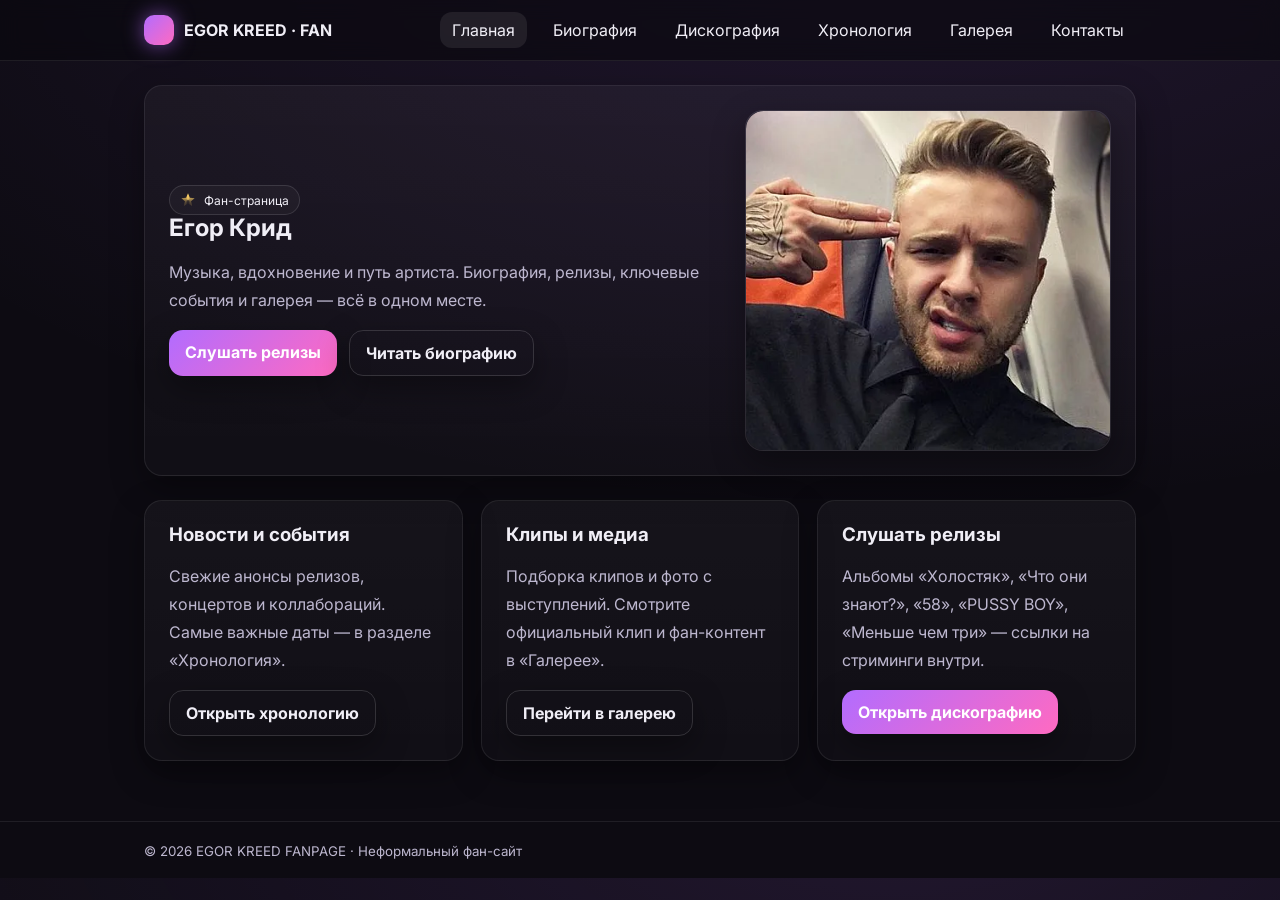
<file: index.html>
<!doctype html>
<html lang="ru">
<head>
  <meta charset="utf-8">
  <meta name="viewport" content="width=device-width, initial-scale=1">
  <title>Егор Крид — фан-страница</title>
  <meta name="description" content="Фан-страница Егора Крида — музыка, биография, фото">
  <link rel="preconnect" href="https://fonts.googleapis.com">
  <link rel="preconnect" href="https://fonts.gstatic.com" crossorigin>
  <link href="https://fonts.googleapis.com/css2?family=Inter:wght@400;600;700&display=swap" rel="stylesheet">
  <link rel="stylesheet" href="style.css">
</head>
<body>
<nav class="site">
  <div class="nav-inner">
    <div class="brand"><span class="logo"></span> <span>EGOR KREED · FAN</span></div>
    <div class="menu">
      <a href="index.html">Главная</a>
      <a href="bio.html">Биография</a>
      <a href="discography.html">Дискография</a>
      <a href="timeline.html">Хронология</a>
      <a href="gallery.html">Галерея</a>
      <a href="contacts.html">Контакты</a>
    </div>
  </div>
</nav>
<div class="container">

<section class="card hero">
  <div>
    <span class="tag"><span class="star"></span> Фан-страница</span>
    <h1>Егор Крид</h1>
    <p>Музыка, вдохновение и путь артиста. Биография, релизы, ключевые события и галерея — всё в одном месте.</p>
    <div class="cta">
      <a class="button" href="discography.html">Слушать релизы</a>
      <a class="button ghost" href="bio.html">Читать биографию</a>
    </div>
  </div>
  <div class="card" style="padding:0;overflow:hidden">
    <img src="assets/hero-main.png" alt="Егор Крид" style="display:block;width:100%;height:100%;object-fit:cover;border-radius:18px">
  </div>
</section>


<section style="margin-top:24px" class="grid cards">
  <div class="card">
    <h3>Новости и события</h3>
    <p>Свежие анонсы релизов, концертов и коллабораций. Самые важные даты — в разделе «Хронология».</p>
    <a href="timeline.html" class="button ghost">Открыть хронологию</a>
  </div>
  <div class="card">
    <h3>Клипы и медиа</h3>
    <p>Подборка клипов и фото с выступлений. Смотрите официальный клип и фан-контент в «Галерее».</p>
    <a href="gallery.html" class="button ghost">Перейти в галерею</a>
  </div>
  <div class="card">
    <h3>Слушать релизы</h3>
    <p>Альбомы «Холостяк», «Что они знают?», «58», «PUSSY BOY», «Меньше чем три» — ссылки на стриминги внутри.</p>
    <a href="discography.html" class="button">Открыть дискографию</a>
  </div>
</section>


</div>
<footer>
  <div class="container" style="padding:18px 24px;">
    <small>© <span id="year"></span> EGOR KREED FANPAGE · Неформальный фан-сайт</small>
  </div>
</footer>
<script src="script.js"></script>
</body>
</html>
</file>
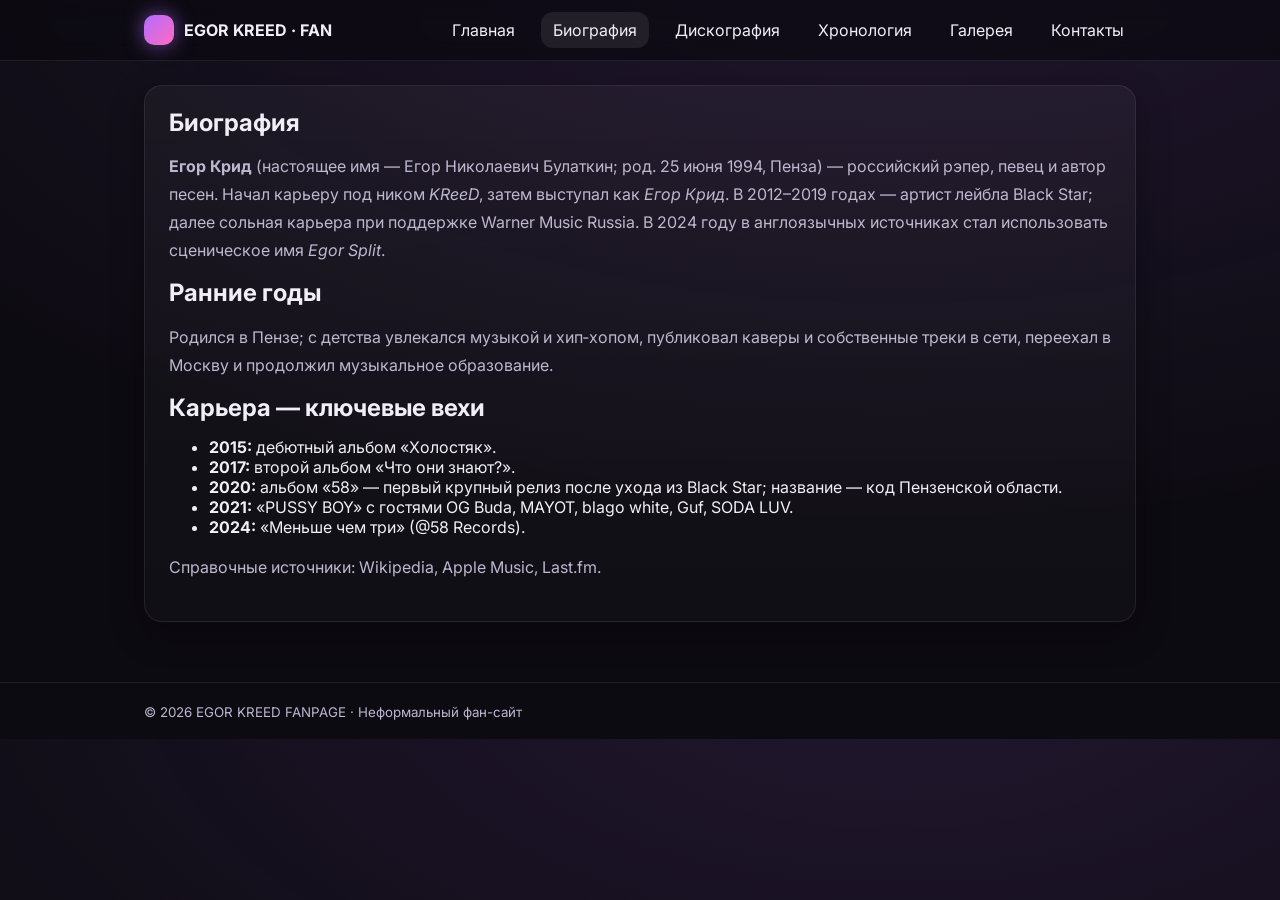
<file: bio.html>
<!doctype html>
<html lang="ru">
<head>
  <meta charset="utf-8">
  <meta name="viewport" content="width=device-width, initial-scale=1">
  <title>Биография — Егор Крид</title>
  <meta name="description" content="Фан-страница Егора Крида — музыка, биография, фото">
  <link rel="preconnect" href="https://fonts.googleapis.com">
  <link rel="preconnect" href="https://fonts.gstatic.com" crossorigin>
  <link href="https://fonts.googleapis.com/css2?family=Inter:wght@400;600;700&display=swap" rel="stylesheet">
  <link rel="stylesheet" href="style.css">
</head>
<body>
<nav class="site">
  <div class="nav-inner">
    <div class="brand"><span class="logo"></span> <span>EGOR KREED · FAN</span></div>
    <div class="menu">
      <a href="index.html">Главная</a>
      <a href="bio.html">Биография</a>
      <a href="discography.html">Дискография</a>
      <a href="timeline.html">Хронология</a>
      <a href="gallery.html">Галерея</a>
      <a href="contacts.html">Контакты</a>
    </div>
  </div>
</nav>
<div class="container">

<section class="card">
  <h1>Биография</h1>
  <p><strong>Егор Крид</strong> (настоящее имя — Егор Николаевич Булаткин; род. 25 июня 1994, Пенза) — российский рэпер, певец и автор песен. Начал карьеру под ником <em>KReeD</em>, затем выступал как <em>Егор Крид</em>. В 2012–2019 годах — артист лейбла Black Star; далее сольная карьера при поддержке Warner Music Russia. В 2024 году в англоязычных источниках стал использовать сценическое имя <em>Egor Split</em>.</p>
  <h2>Ранние годы</h2>
  <p>Родился в Пензе; с детства увлекался музыкой и хип‑хопом, публиковал каверы и собственные треки в сети, переехал в Москву и продолжил музыкальное образование.</p>
  <h2>Карьера — ключевые вехи</h2>
  <ul>
    <li><strong>2015:</strong> дебютный альбом «Холостяк».</li>
    <li><strong>2017:</strong> второй альбом «Что они знают?».</li>
    <li><strong>2020:</strong> альбом «58» — первый крупный релиз после ухода из Black Star; название — код Пензенской области.</li>
    <li><strong>2021:</strong> «PUSSY BOY» с гостями OG Buda, MAYOT, blago white, Guf, SODA LUV.</li>
    <li><strong>2024:</strong> «Меньше чем три» (@58 Records).</li>
  </ul>
  <p class="muted">Справочные источники: Wikipedia, Apple Music, Last.fm.</p>
</section>

</div>
<footer>
  <div class="container" style="padding:18px 24px;">
    <small>© <span id="year"></span> EGOR KREED FANPAGE · Неформальный фан-сайт</small>
  </div>
</footer>
<script src="script.js"></script>
</body>
</html>
</file>
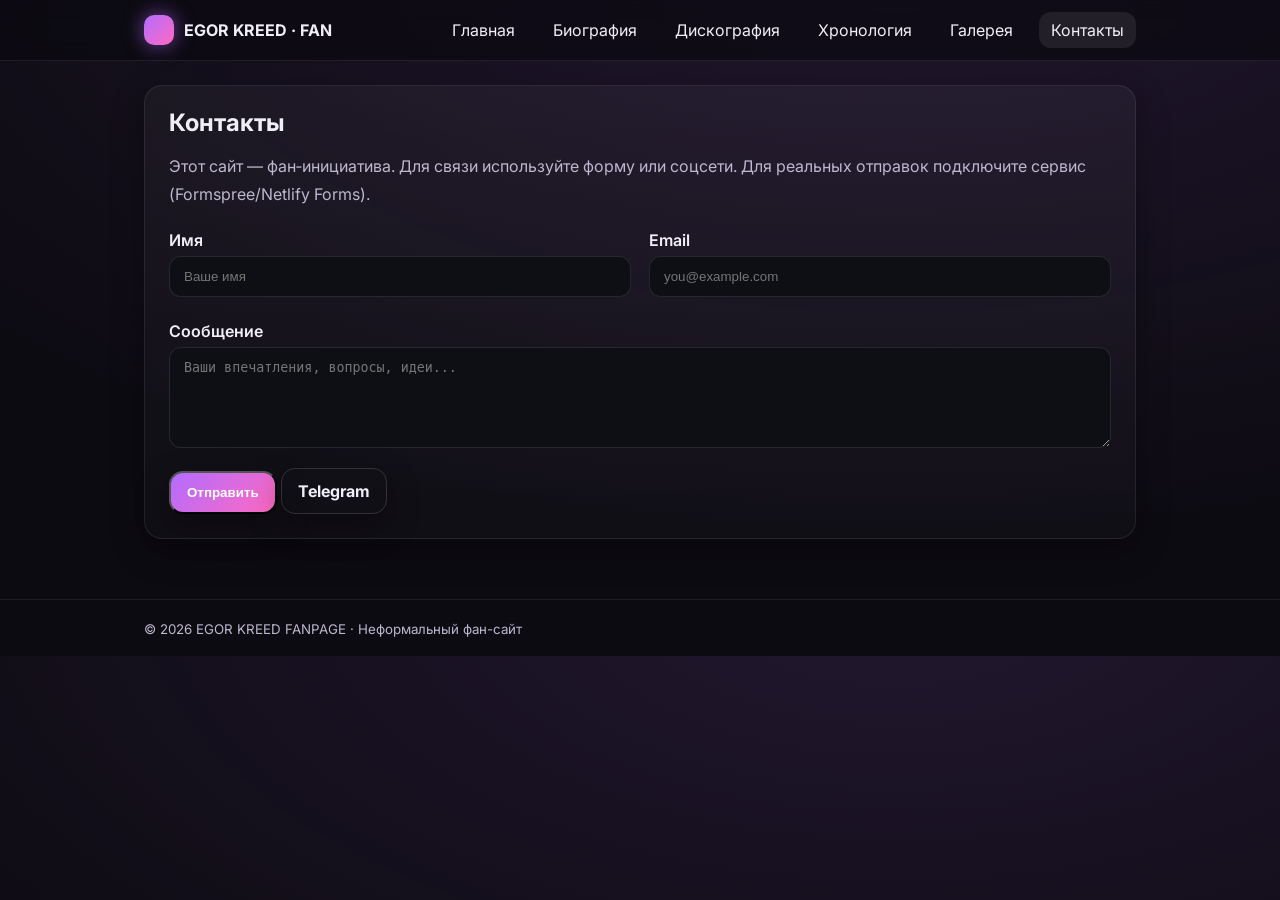
<file: contacts.html>
<!doctype html>
<html lang="ru">
<head>
  <meta charset="utf-8">
  <meta name="viewport" content="width=device-width, initial-scale=1">
  <title>Контакты — Егор Крид фан-сайт</title>
  <meta name="description" content="Фан-страница Егора Крида — музыка, биография, фото">
  <link rel="preconnect" href="https://fonts.googleapis.com">
  <link rel="preconnect" href="https://fonts.gstatic.com" crossorigin>
  <link href="https://fonts.googleapis.com/css2?family=Inter:wght@400;600;700&display=swap" rel="stylesheet">
  <link rel="stylesheet" href="style.css">
</head>
<body>
<nav class="site">
  <div class="nav-inner">
    <div class="brand"><span class="logo"></span> <span>EGOR KREED · FAN</span></div>
    <div class="menu">
      <a href="index.html">Главная</a>
      <a href="bio.html">Биография</a>
      <a href="discography.html">Дискография</a>
      <a href="timeline.html">Хронология</a>
      <a href="gallery.html">Галерея</a>
      <a href="contacts.html">Контакты</a>
    </div>
  </div>
</nav>
<div class="container">

<section class="card">
  <h1>Контакты</h1>
  <p>Этот сайт — фан‑инициатива. Для связи используйте форму или соцсети. Для реальных отправок подключите сервис (Formspree/Netlify Forms).</p>
  <form action="#" method="post" onsubmit="alert('Демо: подключите сервис форм, чтобы получать сообщения.'); return false;">
    <div class="row">
      <div>
        <label for="name">Имя</label>
        <input id="name" name="name" placeholder="Ваше имя">
      </div>
      <div>
        <label for="email">Email</label>
        <input id="email" name="email" type="email" placeholder="you@example.com">
      </div>
    </div>
    <div class="row">
      <div style="grid-column: 1 / -1;">
        <label for="message">Сообщение</label>
        <textarea id="message" name="message" rows="5" placeholder="Ваши впечатления, вопросы, идеи..."></textarea>
      </div>
    </div>
    <div class="actions">
      <button class="button" type="submit">Отправить</button>
      <a class="button ghost" href="https://t.me/" target="_blank" rel="noreferrer">Telegram</a>
    </div>
  </form>
</section>

</div>
<footer>
  <div class="container" style="padding:18px 24px;">
    <small>© <span id="year"></span> EGOR KREED FANPAGE · Неформальный фан-сайт</small>
  </div>
</footer>
<script src="script.js"></script>
</body>
</html>
</file>
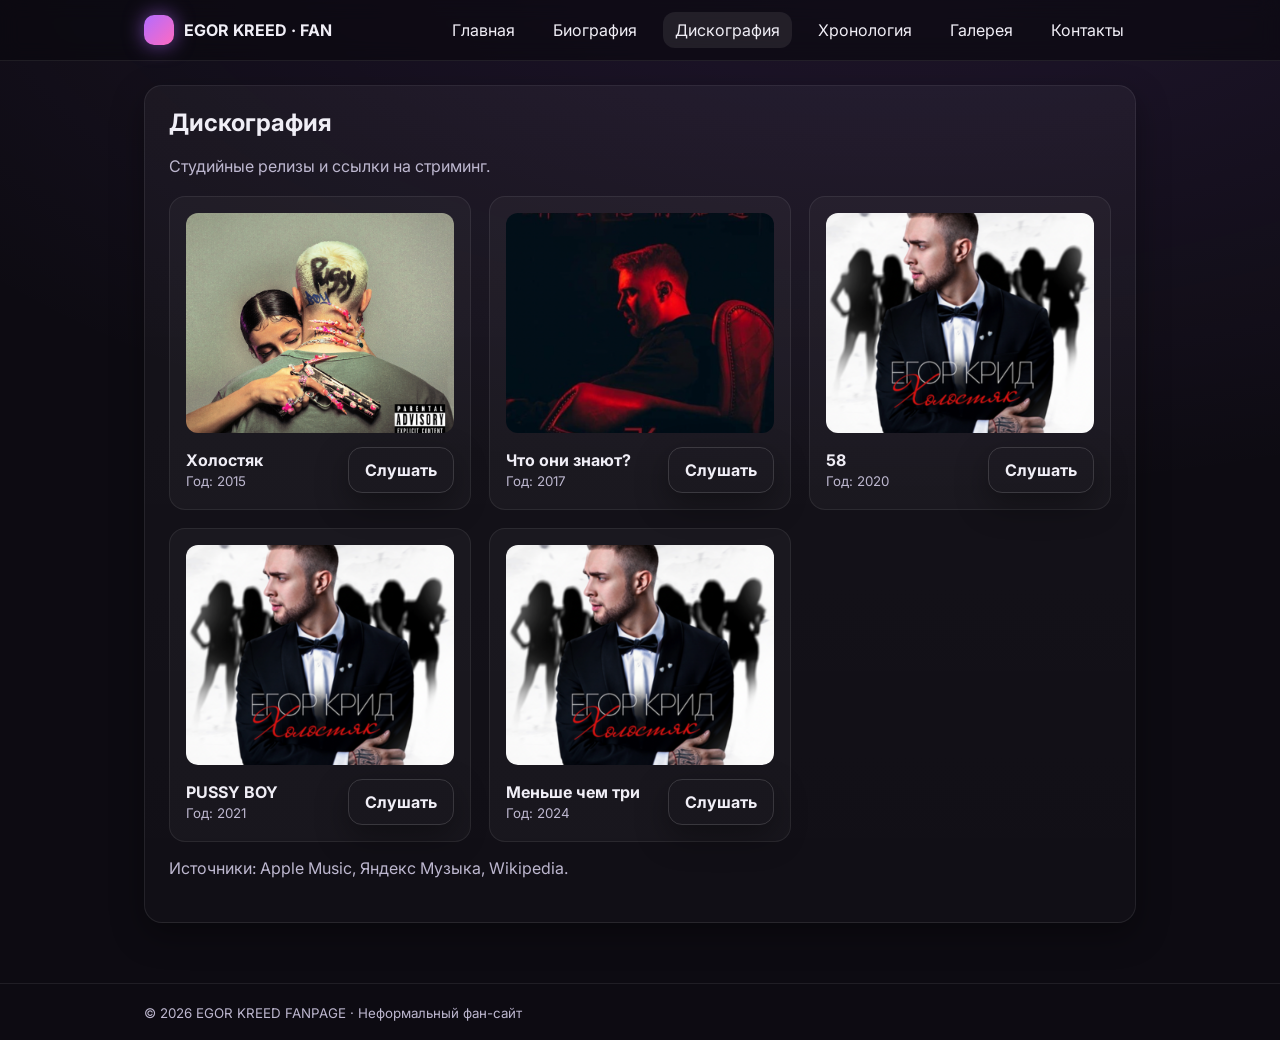
<file: discography.html>
<!doctype html>
<html lang="ru">
<head>
  <meta charset="utf-8">
  <meta name="viewport" content="width=device-width, initial-scale=1">
  <title>Дискография — Егор Крид</title>
  <meta name="description" content="Фан-страница Егора Крида — музыка, биография, фото">
  <link rel="preconnect" href="https://fonts.googleapis.com">
  <link rel="preconnect" href="https://fonts.gstatic.com" crossorigin>
  <link href="https://fonts.googleapis.com/css2?family=Inter:wght@400;600;700&display=swap" rel="stylesheet">
  <link rel="stylesheet" href="style.css">
</head>
<body>
<nav class="site">
  <div class="nav-inner">
    <div class="brand"><span class="logo"></span> <span>EGOR KREED · FAN</span></div>
    <div class="menu">
      <a href="index.html">Главная</a>
      <a href="bio.html">Биография</a>
      <a href="discography.html">Дискография</a>
      <a href="timeline.html">Хронология</a>
      <a href="gallery.html">Галерея</a>
      <a href="contacts.html">Контакты</a>
    </div>
  </div>
</nav>
<div class="container">

<section class="card">
  <h1>Дискография</h1>
  <p>Студийные релизы и ссылки на стриминг.</p>
  <div class="albums" style="margin-top:16px">
    <div class="album">
      <img src="assets/cover-album-1.jpg" alt="Егор Крид — Холостяк (2015)">
      <div class="meta">
        <div>
          <strong>Холостяк</strong><br><small class="muted">Год: 2015</small>
        </div>
        <a class="button ghost" href="https://music.yandex.ru/album/2586516" target="_blank" rel="noreferrer">Слушать</a>
      </div>
    </div>
    <div class="album">
      <img src="assets/cover-album-2.jpg" alt="Егор Крид — Что они знают? (2017)">
      <div class="meta">
        <div>
          <strong>Что они знают?</strong><br><small class="muted">Год: 2017</small>
        </div>
        <a class="button ghost" href="https://music.yandex.ru/album/4377271" target="_blank" rel="noreferrer">Слушать</a>
      </div>
    </div>
    <div class="album">
      <img src="assets/cover-single-1.jpg" alt="Егор Крид — 58 (2020)">
      <div class="meta">
        <div>
          <strong>58</strong><br><small class="muted">Год: 2020</small>
        </div>
        <a class="button ghost" href="https://music.apple.com/ru/album/58/1500733493" target="_blank" rel="noreferrer">Слушать</a>
      </div>
    </div>
    <div class="album">
      <img src="assets/cover-single-1.jpg" alt="Егор Крид — PUSSY BOY (2021)">
      <div class="meta">
        <div>
          <strong>PUSSY BOY</strong><br><small class="muted">Год: 2021</small>
        </div>
        <a class="button ghost" href="https://music.apple.com/ru/album/pussy-boy/1572988142" target="_blank" rel="noreferrer">Слушать</a>
      </div>
    </div>
    <div class="album">
      <img src="assets/cover-single-1.jpg" alt="Егор Крид — Меньше чем три (2024)">
      <div class="meta">
        <div>
          <strong>Меньше чем три</strong><br><small class="muted">Год: 2024</small>
        </div>
        <a class="button ghost" href="https://music.apple.com/ru/album/%D0%BC%D0%B5%D0%BD%D1%8C%D1%88%D0%B5-%D1%87%D0%B5%D0%BC-%D1%82%D1%80%D0%B8/1780544338" target="_blank" rel="noreferrer">Слушать</a>
      </div>
    </div>
  </div>
  <p class="muted" style="margin-top:12px">Источники: Apple Music, Яндекс Музыка, Wikipedia.</p>
</section>

</div>
<footer>
  <div class="container" style="padding:18px 24px;">
    <small>© <span id="year"></span> EGOR KREED FANPAGE · Неформальный фан-сайт</small>
  </div>
</footer>
<script src="script.js"></script>
</body>
</html>
</file>
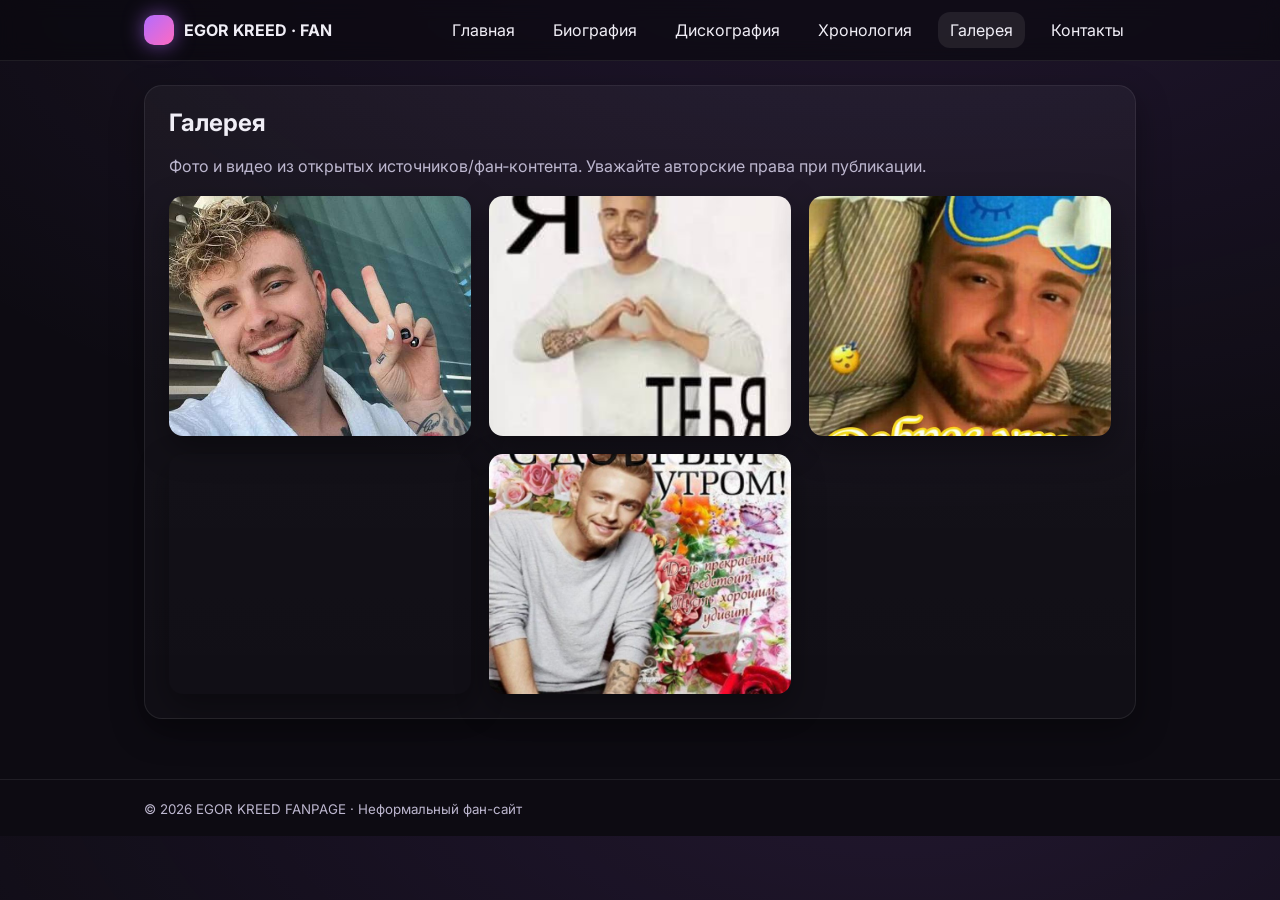
<file: gallery.html>
<!doctype html>
<html lang="ru">
<head>
  <meta charset="utf-8">
  <meta name="viewport" content="width=device-width, initial-scale=1">
  <title>Галерея — Егор Крид</title>
  <meta name="description" content="Фан-страница Егора Крида — музыка, биография, фото">
  <link rel="preconnect" href="https://fonts.googleapis.com">
  <link rel="preconnect" href="https://fonts.gstatic.com" crossorigin>
  <link href="https://fonts.googleapis.com/css2?family=Inter:wght@400;600;700&display=swap" rel="stylesheet">
  <link rel="stylesheet" href="style.css">
</head>
<body>
<nav class="site">
  <div class="nav-inner">
    <div class="brand"><span class="logo"></span> <span>EGOR KREED · FAN</span></div>
    <div class="menu">
      <a href="index.html">Главная</a>
      <a href="bio.html">Биография</a>
      <a href="discography.html">Дискография</a>
      <a href="timeline.html">Хронология</a>
      <a href="gallery.html">Галерея</a>
      <a href="contacts.html">Контакты</a>
    </div>
  </div>
</nav>
<div class="container">

<section class="card">
  <h1>Галерея</h1>
  <p>Фото и видео из открытых источников/фан‑контента. Уважайте авторские права при публикации.</p>
  <div class="gallery" style="margin-top:16px">
    <img src="assets/gallery-1.png" alt="Егор Крид · селфи">
    <img src="assets/gallery-2.png" alt="Егор Крид · 'Я тебя'">
    <img src="assets/gallery-3.png" alt="Егор Крид · доброе утро">
    <iframe src="https://rutube.ru/play/embed/e890c3381a342fd899d61748c14256f5" title="Клип / видео на RuTube" frameborder="0" allowfullscreen></iframe>
    <img src="assets/gallery-4.png" alt="Егор Крид · открытка 'С добрым утром'">
  </div>
</section>

</div>
<footer>
  <div class="container" style="padding:18px 24px;">
    <small>© <span id="year"></span> EGOR KREED FANPAGE · Неформальный фан-сайт</small>
  </div>
</footer>
<script src="script.js"></script>
</body>
</html>
</file>
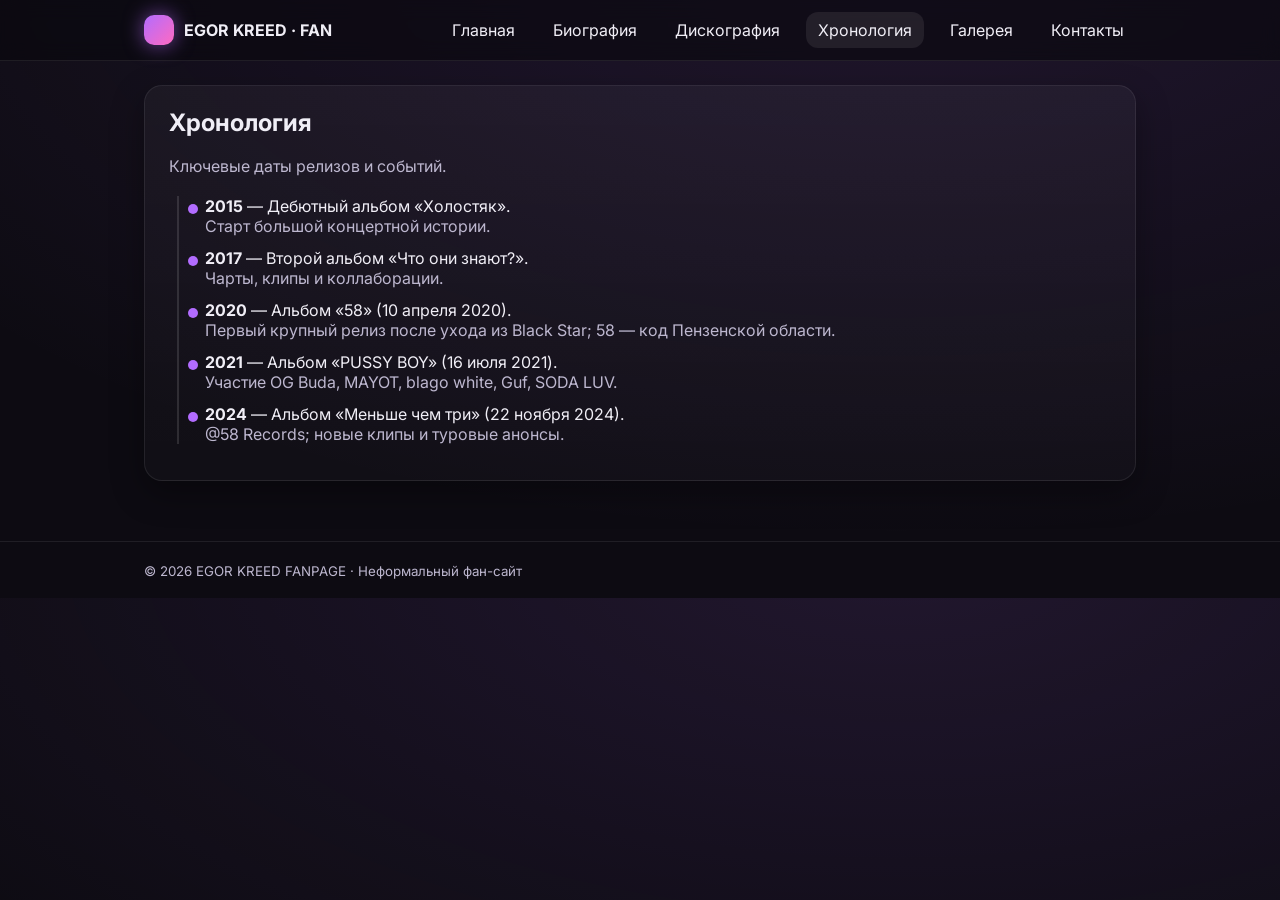
<file: timeline.html>
<!doctype html>
<html lang="ru">
<head>
  <meta charset="utf-8">
  <meta name="viewport" content="width=device-width, initial-scale=1">
  <title>Хронология — Егор Крид</title>
  <meta name="description" content="Фан-страница Егора Крида — музыка, биография, фото">
  <link rel="preconnect" href="https://fonts.googleapis.com">
  <link rel="preconnect" href="https://fonts.gstatic.com" crossorigin>
  <link href="https://fonts.googleapis.com/css2?family=Inter:wght@400;600;700&display=swap" rel="stylesheet">
  <link rel="stylesheet" href="style.css">
</head>
<body>
<nav class="site">
  <div class="nav-inner">
    <div class="brand"><span class="logo"></span> <span>EGOR KREED · FAN</span></div>
    <div class="menu">
      <a href="index.html">Главная</a>
      <a href="bio.html">Биография</a>
      <a href="discography.html">Дискография</a>
      <a href="timeline.html">Хронология</a>
      <a href="gallery.html">Галерея</a>
      <a href="contacts.html">Контакты</a>
    </div>
  </div>
</nav>
<div class="container">

<section class="card">
  <h1>Хронология</h1>
  <p>Ключевые даты релизов и событий.</p>
  <div class="timeline" style="margin-top:12px">
    <div class="event">
      <strong>2015</strong> — Дебютный альбом «Холостяк».
      <div class="muted">Старт большой концертной истории.</div>
    </div>
    <div class="event">
      <strong>2017</strong> — Второй альбом «Что они знают?».
      <div class="muted">Чарты, клипы и коллаборации.</div>
    </div>
    <div class="event">
      <strong>2020</strong> — Альбом «58» (10 апреля 2020).
      <div class="muted">Первый крупный релиз после ухода из Black Star; 58 — код Пензенской области.</div>
    </div>
    <div class="event">
      <strong>2021</strong> — Альбом «PUSSY BOY» (16 июля 2021).
      <div class="muted">Участие OG Buda, MAYOT, blago white, Guf, SODA LUV.</div>
    </div>
    <div class="event">
      <strong>2024</strong> — Альбом «Меньше чем три» (22 ноября 2024).
      <div class="muted">@58 Records; новые клипы и туровые анонсы.</div>
    </div>
  </div>
</section>

</div>
<footer>
  <div class="container" style="padding:18px 24px;">
    <small>© <span id="year"></span> EGOR KREED FANPAGE · Неформальный фан-сайт</small>
  </div>
</footer>
<script src="script.js"></script>
</body>
</html>
</file>
<file: style.css>
:root{
  --bg:#0d0b12;
  --panel:#14121b;
  --text:#f0eef6;
  --muted:#bdb7cf;
  --accent:#b26cff;
  --accent-2:#ff6ac1;
  --gold:#ffd166;
  --radius:18px;
  --shadow:0 12px 32px rgba(0,0,0,.35);
  --maxw:1040px;
  --gap:18px;
  --font:'Inter', system-ui, -apple-system, Segoe UI, Roboto, Arial, sans-serif;
}
*{box-sizing:border-box}
html,body{margin:0;padding:0;background:radial-gradient(1200px 600px at 70% -10%, rgba(178,108,255,.12), transparent), var(--bg); color:var(--text);font-family:var(--font);}
a{color:var(--accent);text-decoration:none}
a:hover{text-decoration:underline}
.container{max-width:var(--maxw);margin:0 auto;padding:24px}
.card{background:linear-gradient(180deg, rgba(255,255,255,.04), rgba(255,255,255,.02));
  border:1px solid rgba(255,255,255,.08); border-radius:var(--radius);box-shadow:var(--shadow);padding:24px}
h1,h2,h3{line-height:1.1;margin:0 0 12px}
p{color:var(--muted);line-height:1.75}
small,.muted{color:var(--muted)}
.tag{display:inline-flex;align-items:center;gap:8px;padding:6px 10px;border-radius:999px;
  border:1px solid rgba(255,255,255,.12); background:rgba(255,255,255,.03); font-size:12px}
.star{width:16px;height:16px;display:inline-block;background:conic-gradient(from 0deg,var(--gold),#fff0, var(--gold)); -webkit-mask: url('data:image/svg+xml;utf8,<svg xmlns=%22http://www.w3.org/2000/svg%22 viewBox=%220 0 24 24%22><path fill=%22%23000%22 d=%22M12 17.3l6.18 3.7-1.64-7.03L22 9.24l-7.19-.61L12 2 9.19 8.63 2 9.24l5.46 4.73L5.82 21z%22/></svg>') center/contain no-repeat; mask: url('data:image/svg+xml;utf8,<svg xmlns=%22http://www.w3.org/2000/svg%22 viewBox=%220 0 24 24%22><path fill=%22%23000%22 d=%22M12 17.3l6.18 3.7-1.64-7.03L22 9.24l-7.19-.61L12 2 9.19 8.63 2 9.24l5.46 4.73L5.82 21z%22/></svg>') center/contain no-repeat;}
nav.site{
  position:sticky;top:0;background:rgba(10,8,14,.65);backdrop-filter:blur(10px);
  border-bottom:1px solid rgba(255,255,255,.08);z-index:10
}
.nav-inner{display:flex;align-items:center;justify-content:space-between;max-width:var(--maxw);margin:0 auto;padding:12px 24px}
.brand{display:flex;align-items:center;gap:10px;font-weight:700}
.brand .logo{width:30px;height:30px;border-radius:10px;background:linear-gradient(135deg,var(--accent),var(--accent-2));display:inline-block;box-shadow:0 0 20px rgba(178,108,255,.6)}
.menu{display:flex;gap:14px;flex-wrap:wrap}
.menu a{padding:8px 12px;border-radius:12px;color:var(--text)}
.menu a.active,.menu a:hover{background:rgba(255,255,255,.08)}
.hero{display:grid;grid-template-columns:1.2fr .8fr;gap:28px;align-items:center}
.hero .cta{display:flex;gap:12px;margin-top:16px;flex-wrap:wrap}
.button{display:inline-block;background:linear-gradient(135deg,var(--accent),var(--accent-2));color:white;
  padding:12px 16px;border-radius:14px;font-weight:700;box-shadow:var(--shadow)}
.button.ghost{background:transparent;border:1px solid rgba(255,255,255,.14);color:var(--text)}
.grid{display:grid;gap:var(--gap)}
.grid.cards{grid-template-columns:repeat(3,1fr)}
footer{border-top:1px solid rgba(255,255,255,.08);margin-top:36px}
.gallery{display:grid;grid-template-columns:repeat(3,1fr);gap:var(--gap)}
.gallery img,.gallery iframe{width:100%;height:240px;object-fit:cover;border-radius:14px;box-shadow:var(--shadow)}
.albums{display:grid;grid-template-columns:repeat(3,1fr);gap:var(--gap)}
.album{padding:16px;border-radius:16px;background:rgba(255,255,255,.03);border:1px solid rgba(255,255,255,.08)}
.album img{width:100%;height:220px;object-fit:cover;border-radius:12px;margin-bottom:10px}
.album .meta{display:flex;justify-content:space-between;align-items:center}
.timeline{position:relative;padding-left:20px}
.timeline::before{content:'';position:absolute;left:8px;top:0;bottom:0;width:2px;background:rgba(255,255,255,.12)}
.event{position:relative;margin:12px 0;padding-left:16px}
.event::before{content:'';position:absolute;left:-1px;top:8px;width:10px;height:10px;border-radius:50%;background:var(--accent)}
input,textarea{width:100%;background:#0d0f14;border:1px solid rgba(255,255,255,.1);color:var(--text);
  padding:12px 14px;border-radius:12px}
label{font-weight:600;display:block;margin:6px 0}
form .row{display:grid;grid-template-columns:1fr 1fr;gap:var(--gap)}
form .row + .row{margin-top:var(--gap)}
form .actions{margin-top:16px}
@media (max-width: 900px){
  .hero{grid-template-columns:1fr}
  .grid.cards{grid-template-columns:1fr 1fr}
  .gallery{grid-template-columns:1fr 1fr}
  .albums{grid-template-columns:1fr 1fr}
}
@media (max-width: 640px){
  .nav-inner{flex-wrap:wrap;gap:10px}
  .menu{width:100%;justify-content:space-between}
  .grid.cards{grid-template-columns:1fr}
  .gallery,.albums{grid-template-columns:1fr}
}
</file>
